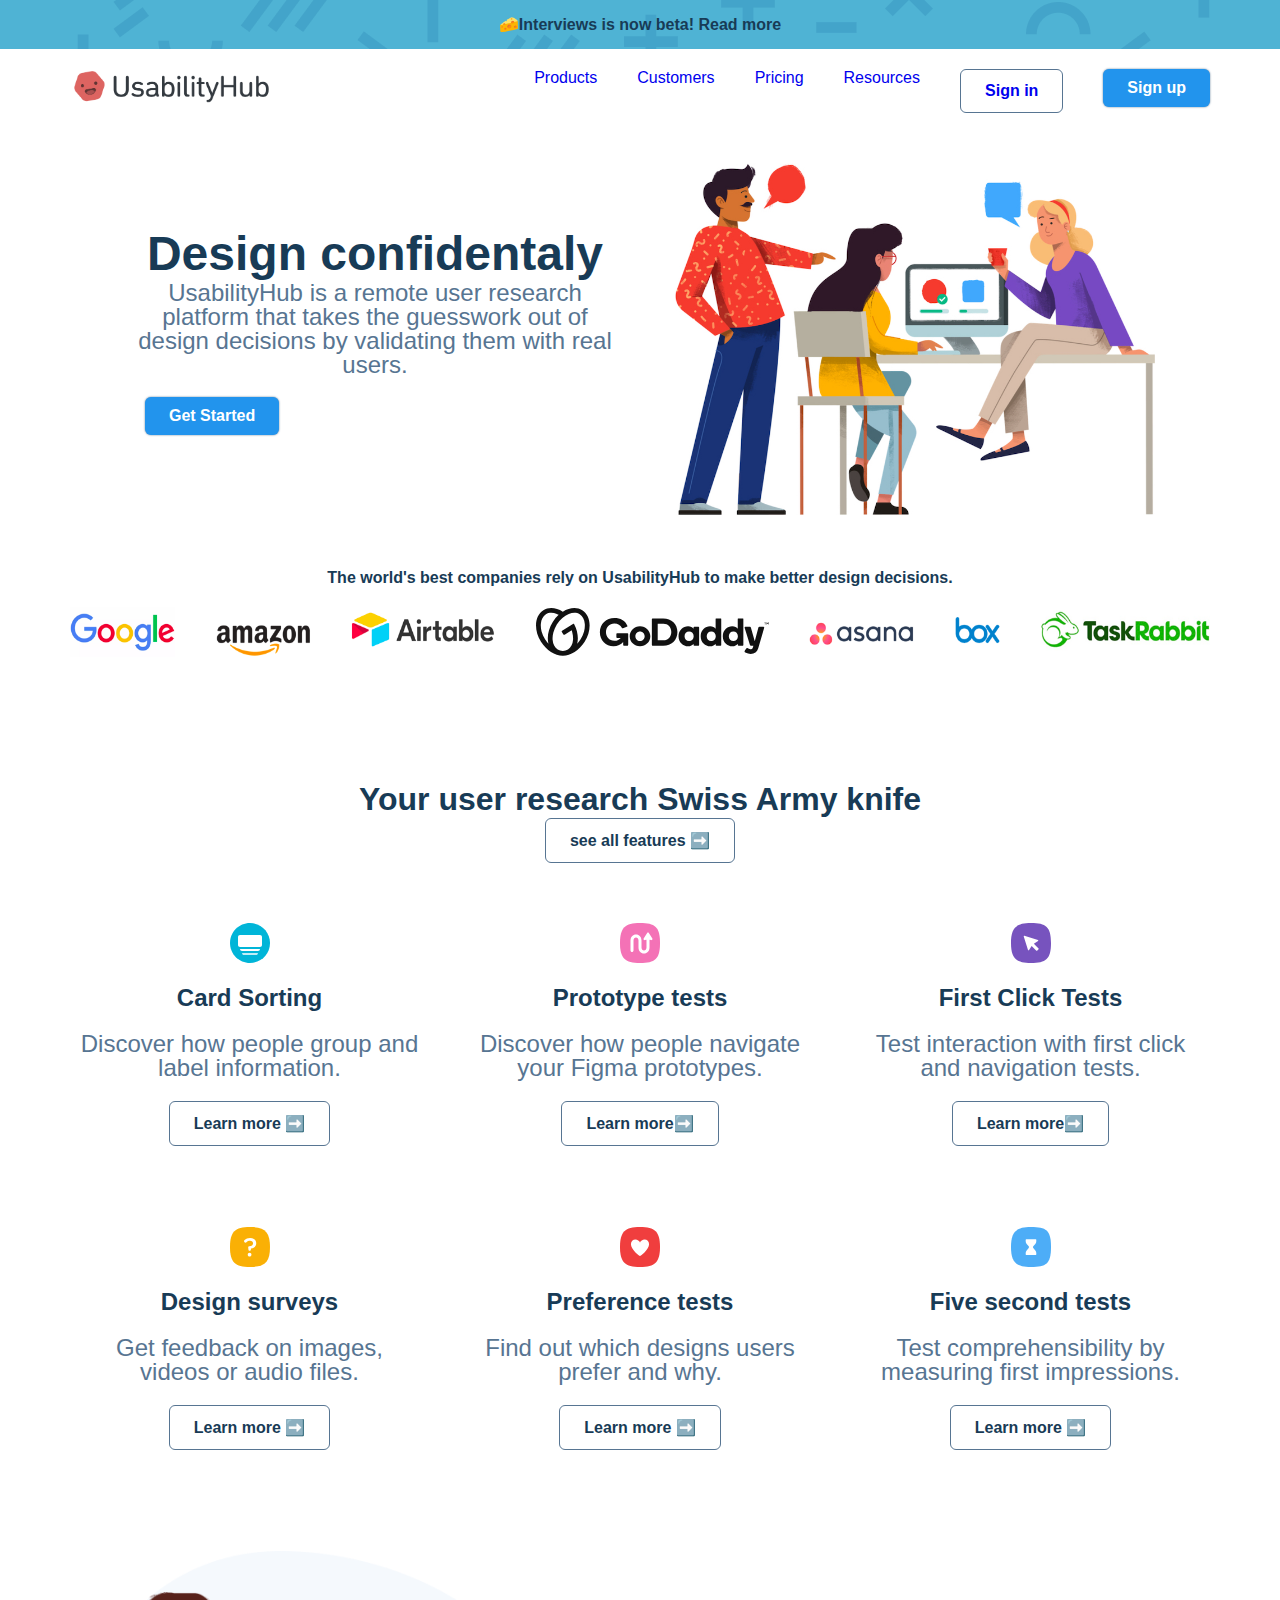
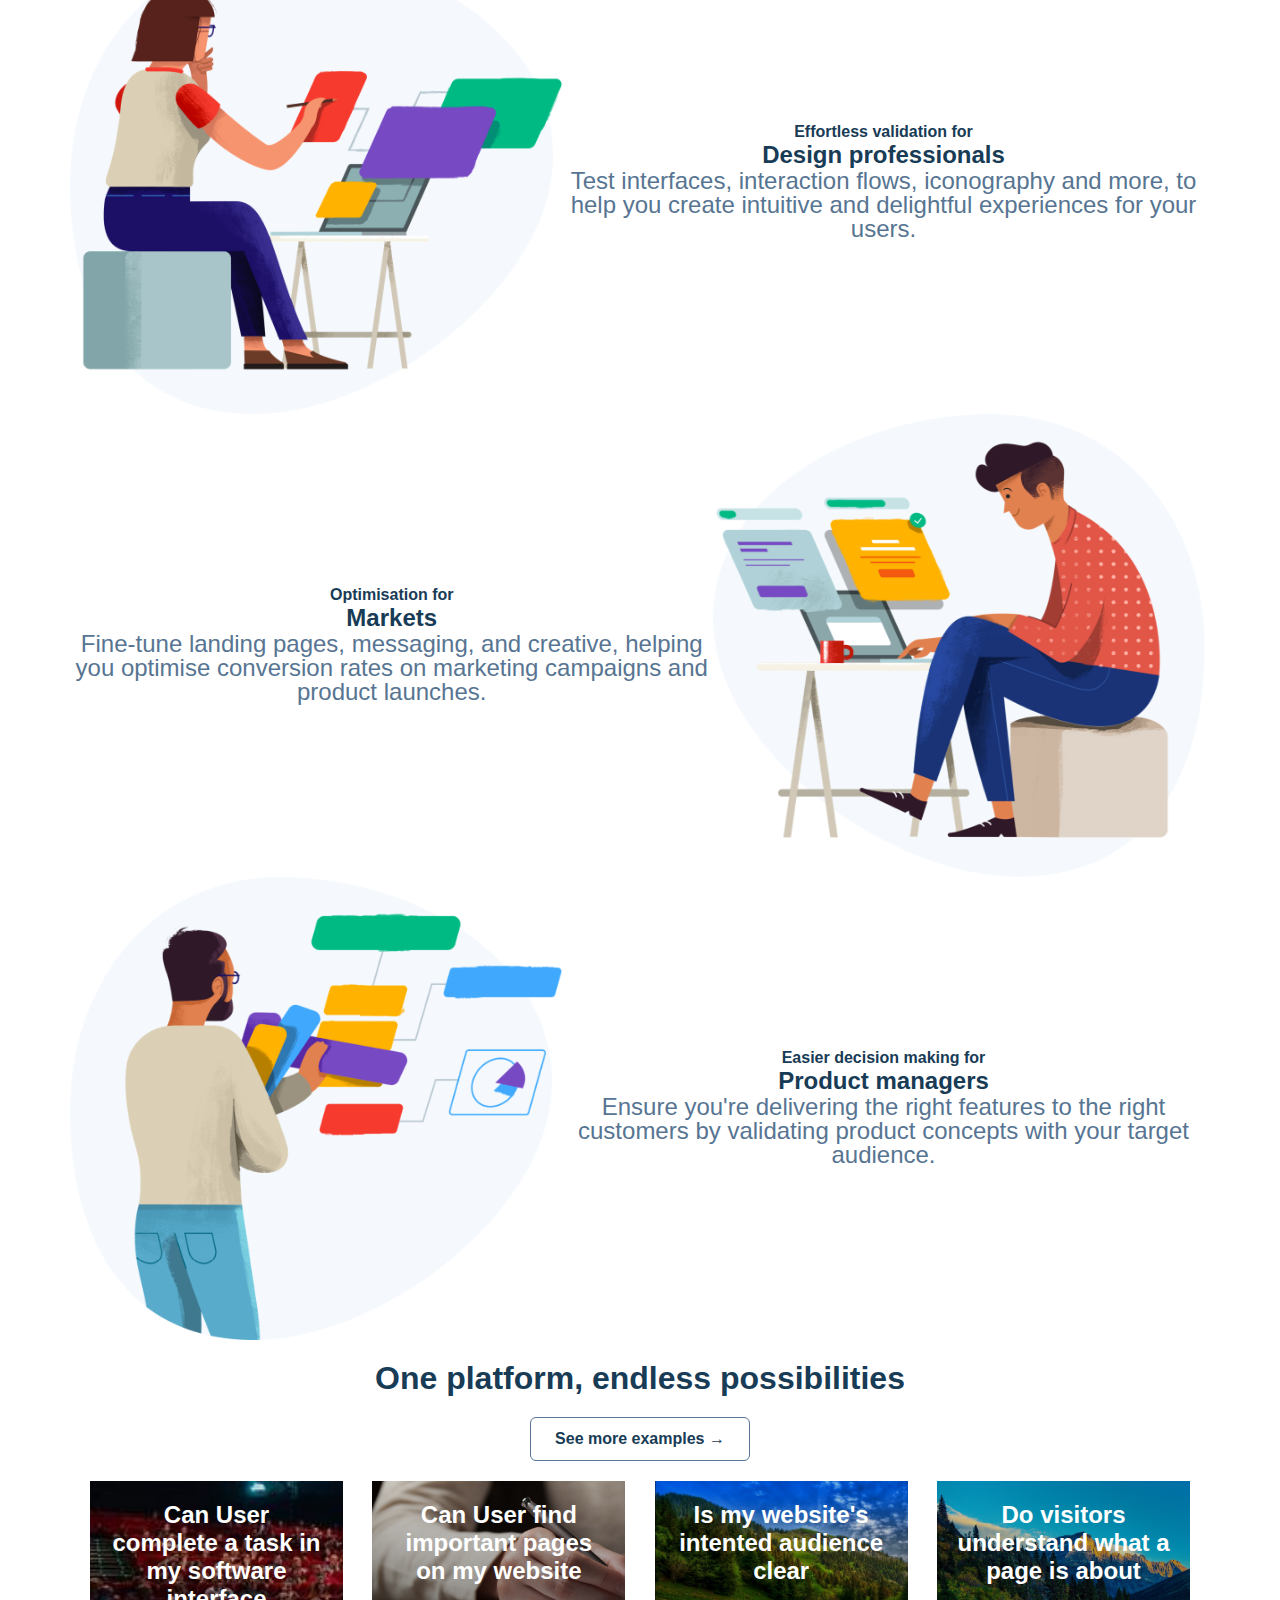
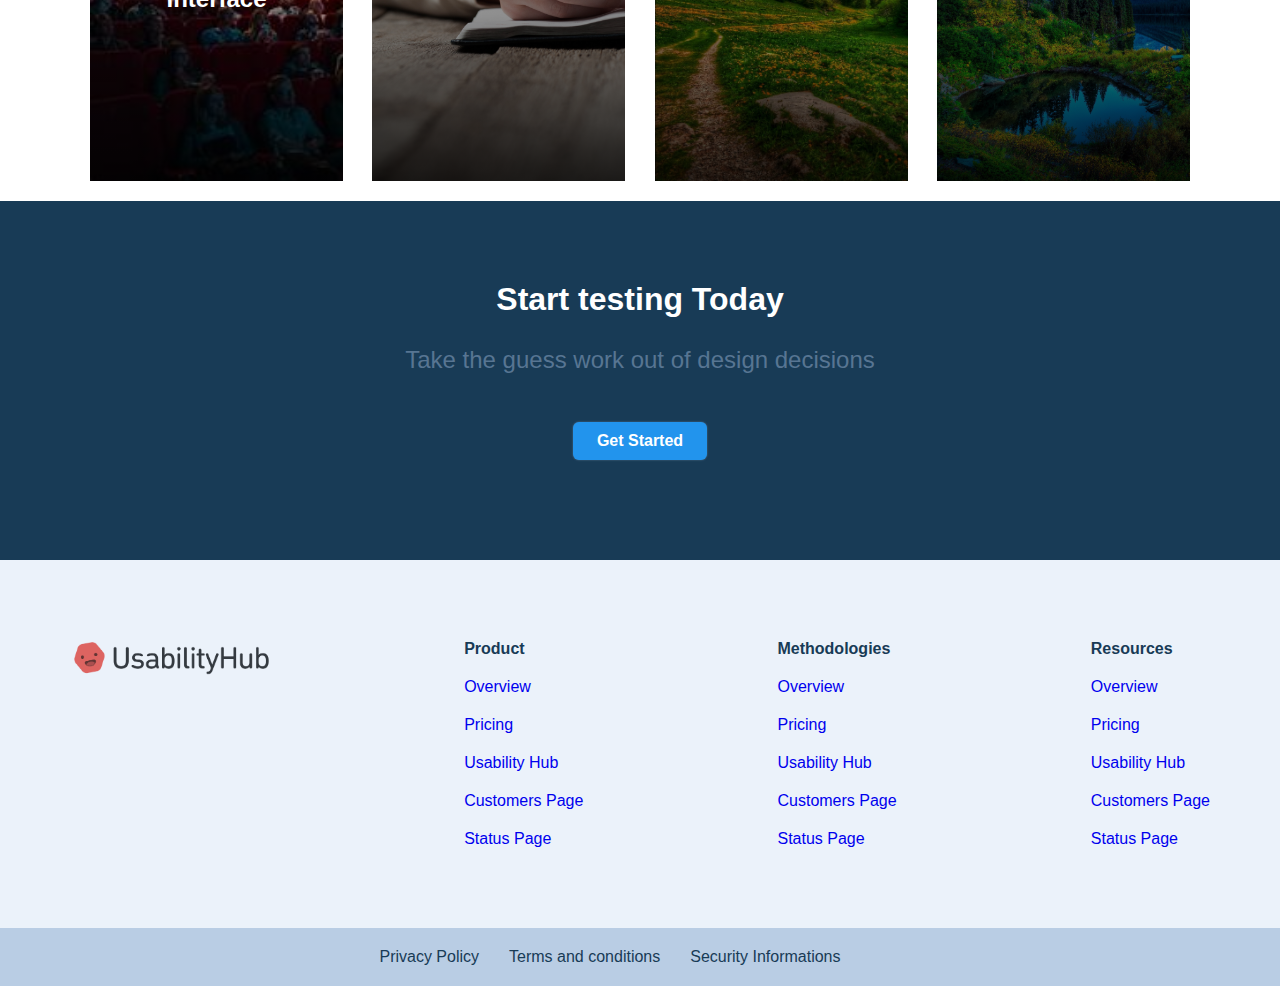
<file: index.html>
<!DOCTYPE html>
<html lang="en">
<head>
    <title>Document</title>
     <link rel="stylesheet" href="https://cdnjs.cloudflare.com/ajax/libs/font-awesome/6.5.1/css/all.min.css" integrity="sha512-DTOQO9RWCH3ppGqcWaEA1BIZOC6xxalwEsw9c2QQeAIftl+Vegovlnee1c9QX4TctnWMn13TZye+giMm8e2LwA==" crossorigin="anonymous" referrerpolicy="no-referrer" />
     <link rel="stylesheet" href="style.css">
</head>
<body>
    <!-- top banner --> 
    <div class="banner">
    <div class="container">
        <div class="text-container banner-text">  🧀Interviews is now beta! Read more </div>
    </div>
 </div>

  <nav >
    <div class="container navbar flex">
        <a class="logo">
            <img src= "assets/logo.png" alt="company-logo">
        </a>
        <div class="menu"> 
          <ul class="flex nav-links">
            <li><a href="#"class="hover-link">Products</a></li>
            <li><a href="#"class="hover-link">Customers</a></li>
            <li><a href="#"class="hover-link">Pricing</a></li>
            <li><a href="#"class="hover-link">Resources</a></li>  
            <li><a href="#"class="hover-link secondary-button">Sign in</a></li>
            <li><a href="#"class="hover-link primary-button">Sign up</a></li>
          </ul>  
        </div>
    </div>
  </nav>

    <header>
        <div class="container flex header-sec">
          <div class="header-left">
  <h1 class="degign">Design confidentaly</h1>
  <p> UsabilityHub is a remote user research platform that takes the guesswork out of design decisions by validating them with real users.</p>
  <a href="#" class="primary-button get-started">Get Started</a>
          </div>
          <div class="header-right"><img src="assets/asset1.jpeg"></div>
        </div>
    </header>

    <section class="copanies">
        <div class="container ">
          <div class="text-container2">
   The world's best companies rely on UsabilityHub to make better design decisions.     
          </div>
        <div class>
          <ul class="flex comp-logos">
            <li><img style="height: 50px;width: 105px;" src="assets/asset2.png"></li>
            <li><img style="height: 50px;width: 95px;"src="assets/asset3.png"></li>
            <li><img style="height: 50px;width: 144px;"src="assets/asset4.png"></li>
            <li><img style="height: 50px;width: 233px;"src="assets/asset5.svg"></li>
            <li><img style="height: 50px;width: 105px;"src="assets/asset6.png"></li>
            <li><img style="height: 50px;width: 45px;"src="assets/asset7.png"></li>
            <li><img style="height: 50px;width: 170px;"src="assets/asset8.png"></li>
          </ul>
        </div>
        </div>
    </section>

    <section class="features-section">
 <div class="container">
  <div class="features-header">
    <h2>Your user research Swiss Army knife</h2>
    <a class="secondary-button">see all features ➡️</a>
  </div>
  <div class="feature-test flex">
    
    <div class="boxes">
      <img src="assets/asset9.svg">
      <h3>Card Sorting</h3>
      <p>Discover how people group and label information.</p>
      <a class="secondary-button">Learn more ➡️</a>
    </div>

    <div class="boxes">
      <img src="assets/asset10.svg">
      <h3>Prototype tests</h3>
      <p>Discover how people navigate your Figma prototypes.</p>
      <a class="secondary-button">Learn more➡️</a>
    </div>

    <div class="boxes">
      <img src="assets/asset11.svg">
      <h3>First Click Tests</h3>
      <p>Test interaction with first click and navigation tests.</p>
      <a class="secondary-button">Learn more➡️</a>
    </div>

    <div class="boxes">
      <img src="assets/asset12.svg">
      <h3>Design surveys</h3>
      <p>Get feedback on images, videos or audio files.</p>
      <a class="secondary-button">Learn more ➡️</a>
    </div>

    <div class="boxes">
      <img src="assets/asset13.svg">
      <h3>Preference tests</h3>
      <p>Find out which designs users prefer and why.</p>
      <a class="secondary-button">Learn more ➡️</a>
    </div>

    <div class="boxes">
      <img src="assets/asset14.svg">
      <h3>Five second tests</h3>
      <p>Test comprehensibility by measuring first impressions.</p>
      <a class="secondary-button">Learn more ➡️</a>
    </div>

  

  </div>
 </div>
    </section>

    <div class="container">
    <section class="big-feature-sec flex">
    
      <img src="assets/asset15.png">
      <div class="feature-box ">
        <h4>Effortless validation for</h4>
        <h3>Design professionals</h3>
        <p>Test interfaces, interaction flows, iconography and more, to help you create intuitive and delightful experiences for your users.</p>
      </div>
    
    </section>

    <section class="big-feature-sec flex ">
     
      <div class="feature-box ">
        <h4>Optimisation for</h4>
        <h3>Markets</h3>
        <p>Fine-tune landing pages, messaging, and creative, helping you optimise conversion rates on marketing campaigns and product launches.</p>
      </div>
      <img src="assets/asset16.png">
    
    </section>

    <section class="big-feature-sec flex">
     
      <img src="assets/asset17.png">
      <div class="feature-box ">
        <h4>Easier decision making for</h4>
        <h3>Product managers</h3>
        <p>Ensure you're delivering the right features to the right customers by validating product concepts with your target audience.</p>
      </div>
    </section>
  </div>


    <section class="example-sec">
     <div class="container">

      <div class="ex-header ">
        <h2>One platform, endless possibilities</h2>
        <a class="secondary-button">See more examples →</a>
      </div>

      <div class="examples-area flex">
        <a href="" class="ex-card1">
          <h3 class="card-text">Can User complete a task in my software interface</h3>
        </a>

        <a href="" class="ex-card2">
          <h3 class="card-text">Can User find important pages on my website</h3>
        </a>

        <a href="" class="ex-card3">
          <h3 class="card-text">Is my website's intented audience clear</h3>
        </a>

        <a href="" class="ex-card4">
          <h3 class="card-text">Do visitors understand what a page is about</h3>
        </a>

      </div>
     </div>
    </section>

    <section class="cta-sec">
      <div class="container flex cta-cont">
        <h2>Start testing Today</h2>
        <p>Take the guess work out of design decisions</p>
        <div><a href="#" class="primary-button get-started">Get Started</a></div>
      </div>
    </section>
  
    <footer class="footer">
      <div class="container flex footer-cont">
      <img src="assets/logo.png">
      <div >
        <ul class="link-col flex ">
          <li><b href="#">Product</b></li>
          <li><a href="#">Overview </a></li>
          <li><a href="#">Pricing</a></li>
          <li><a href="#">Usability Hub</a></li>
          <li><a href="#">Customers Page</a></li>
          <li><a href="#">Status Page</a></li>
        </ul>
      </div>

      <div >
        <ul class="link-col flex ">
          <li><b >Methodologies</b></li>
          <li><a href="#">Overview </a></li>
          <li><a href="#">Pricing</a></li>
          <li><a href="#">Usability Hub</a></li>
          <li><a href="#">Customers Page</a></li>
          <li><a href="#">Status Page</a></li>
        </ul>
      </div>

      <div >
        <ul class="link-col flex flex">
          <li><b>Resources</b></li>
          <li><a href="#">Overview</a></li>
          <li><a href="#">Pricing</a></li>
          <li><a href="#">Usability Hub</a></li>
          <li><a href="#">Customers Page</a></li>
          <li><a href="#">Status Page</a></li>
        </ul>
      </div>
    </div>
    </footer>
    
    <div class="sub-footer">
      <div class="subfooter-cont flex">
 <a  href="#" class="hover-links">Privacy Policy</a>
 <a href="#" class="hover-links">Terms and conditions</a>
 <a href="#" class="hover-links">Security Informations</a>
 <i class="fa-brands fa-facebook"></i>
 <i class="fa-brands fa-twitter"></i>
</div>
    </div>
</body>
</html>
</file>
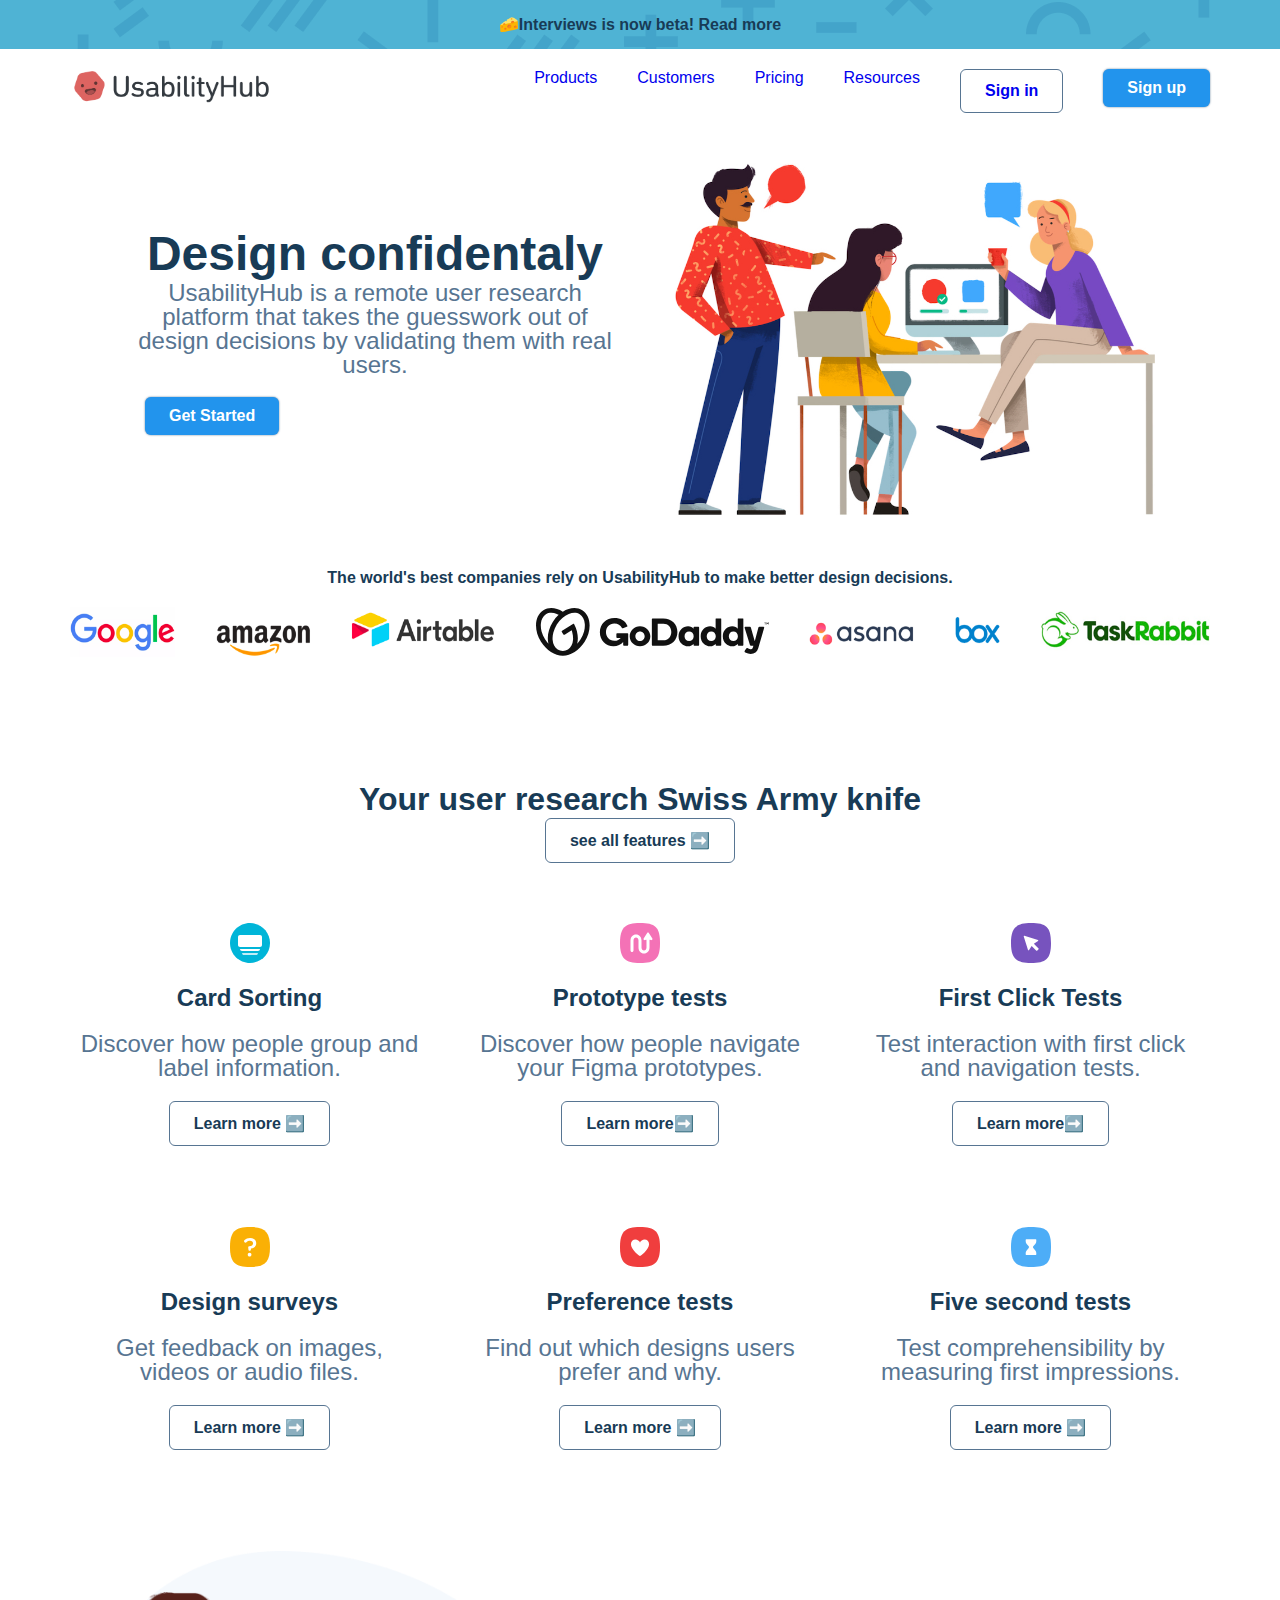
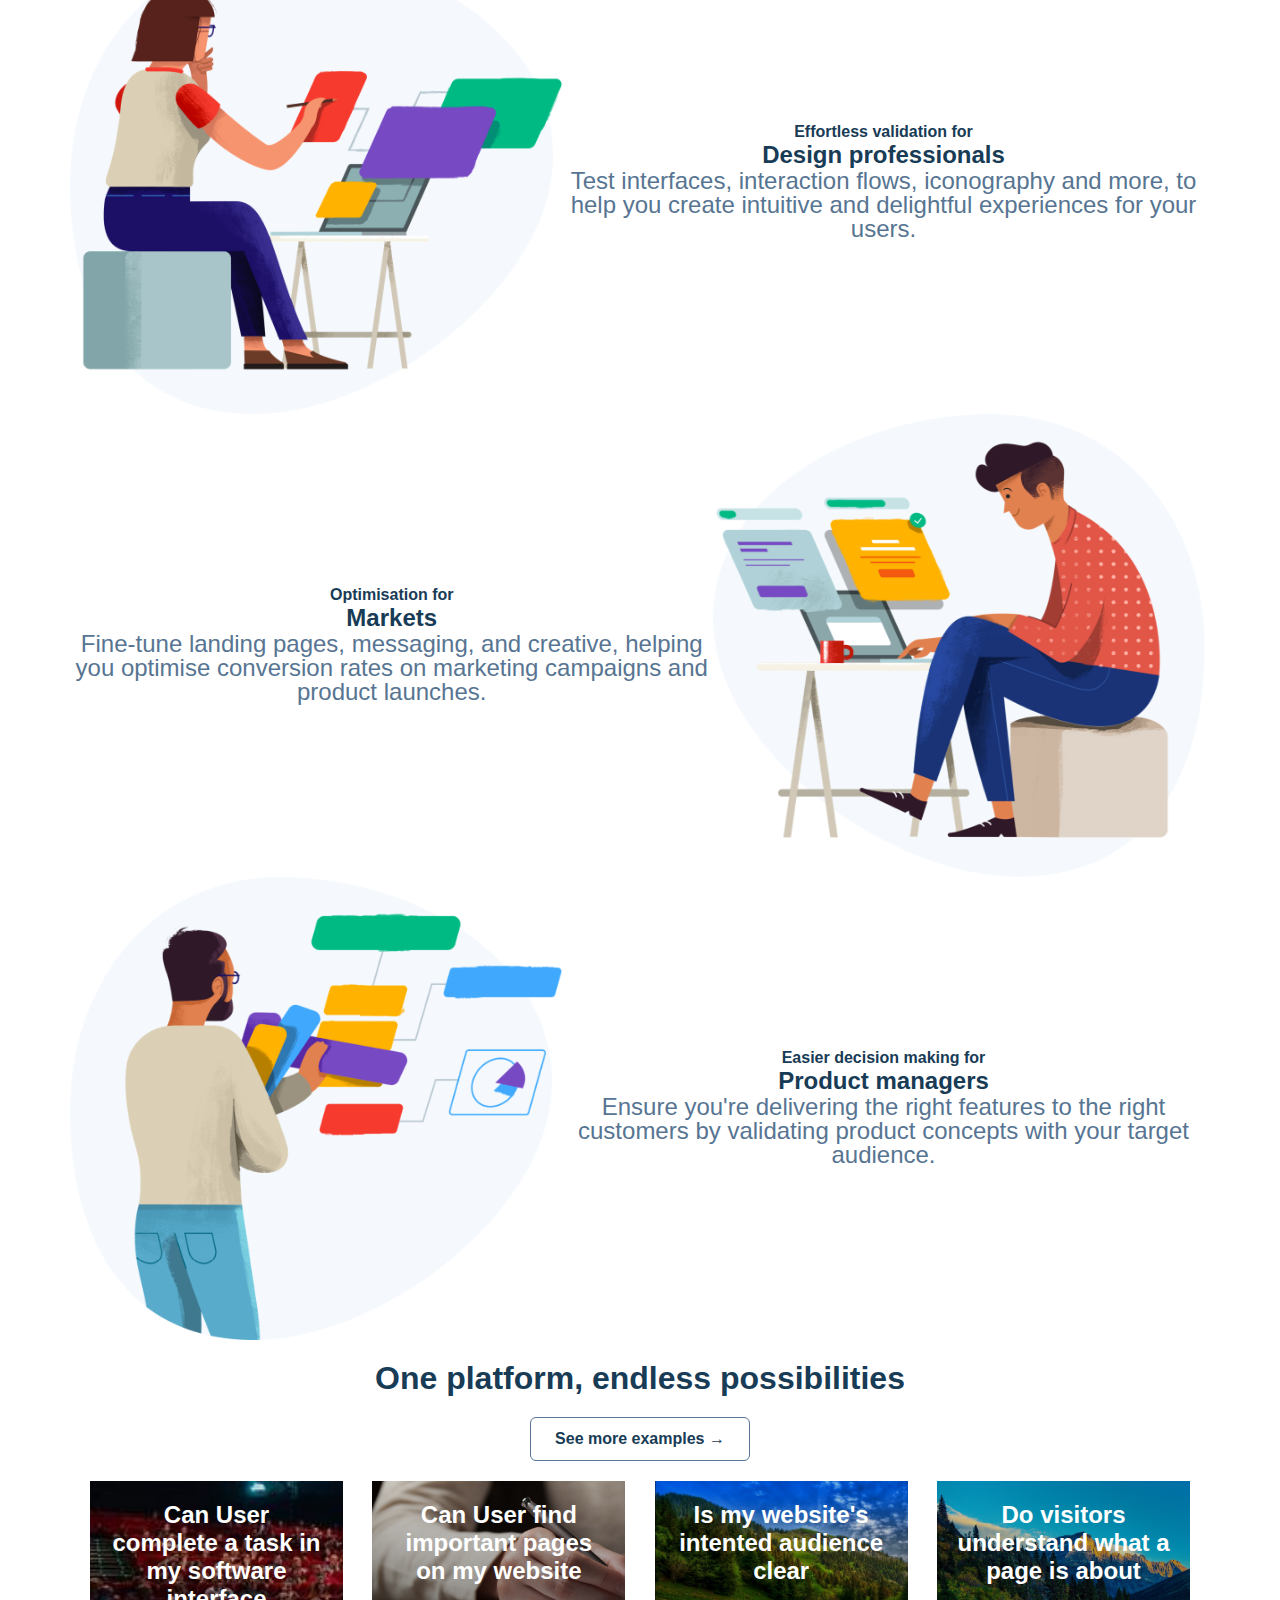
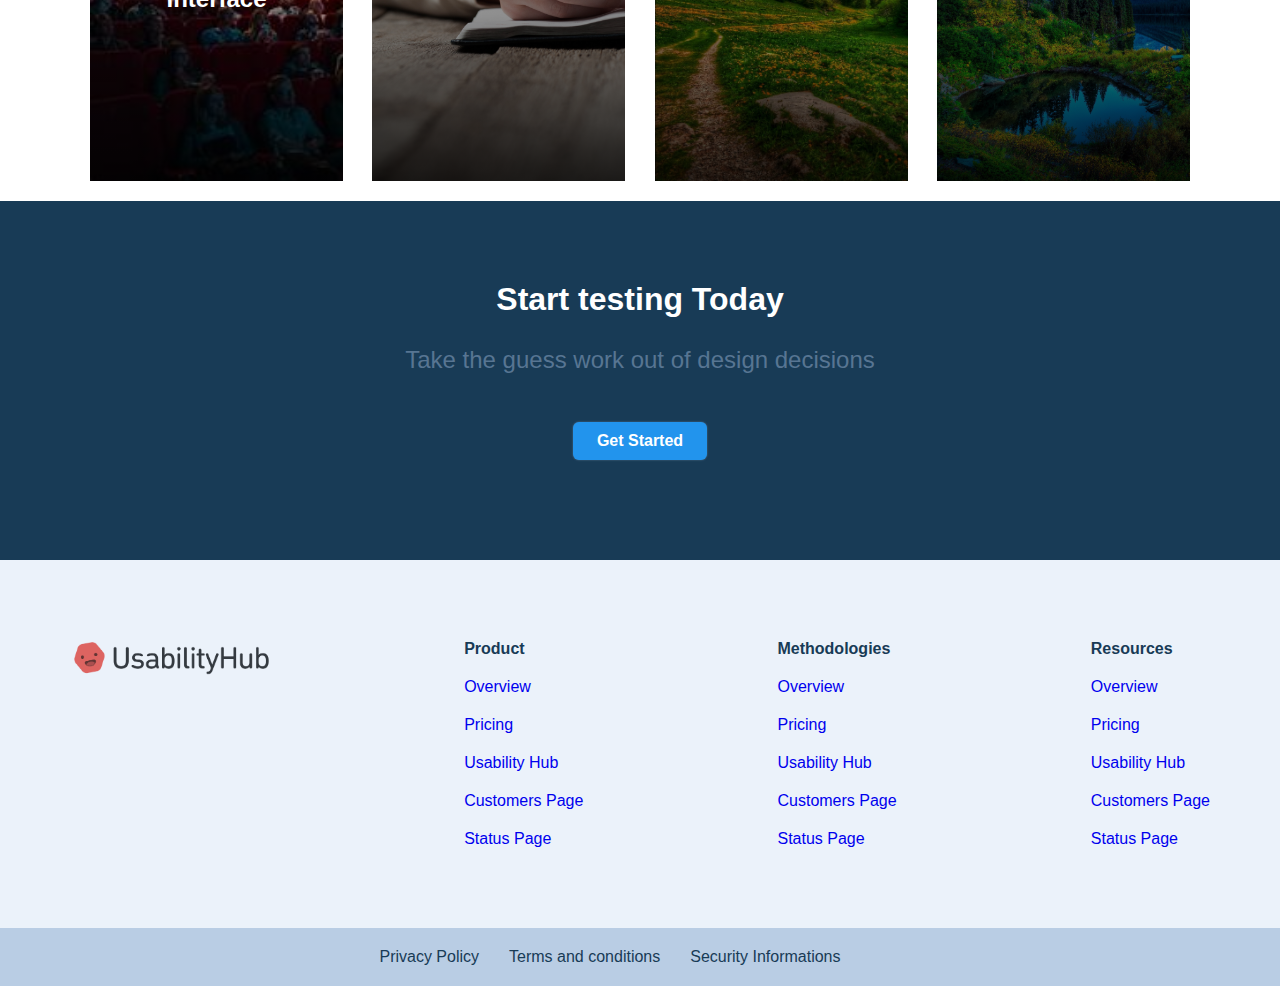
<file: webpage/index.html>
<!DOCTYPE html>
<html lang="en">
<head>
    <title>Document</title>
     <link rel="stylesheet" href="https://cdnjs.cloudflare.com/ajax/libs/font-awesome/6.5.1/css/all.min.css" integrity="sha512-DTOQO9RWCH3ppGqcWaEA1BIZOC6xxalwEsw9c2QQeAIftl+Vegovlnee1c9QX4TctnWMn13TZye+giMm8e2LwA==" crossorigin="anonymous" referrerpolicy="no-referrer" />
     <link rel="stylesheet" href="style.css">
</head>
<body>
    <!-- top banner --> 
    <div class="banner">
    <div class="container">
        <div class="text-container banner-text">  🧀Interviews is now beta! Read more </div>
    </div>
 </div>

  <nav >
    <div class="container navbar flex">
        <a class="logo">
            <img src= "/assets/asset 0.png" alt="company-logo">
        </a>
        <div class="menu"> 
          <ul class="flex nav-links">
            <li><a href="#"class="hover-link">Products</a></li>
            <li><a href="#"class="hover-link">Customers</a></li>
            <li><a href="#"class="hover-link">Pricing</a></li>
            <li><a href="#"class="hover-link">Resources</a></li>  
            <li><a href="#"class="hover-link secondary-button">Sign in</a></li>
            <li><a href="#"class="hover-link primary-button">Sign up</a></li>
          </ul>  
        </div>
    </div>
  </nav>

    <header>
        <div class="container flex header-sec">
          <div class="header-left">
  <h1 class="degign">Design confidentaly</h1>
  <p> UsabilityHub is a remote user research platform that takes the guesswork out of design decisions by validating them with real users.</p>
  <a href="#" class="primary-button get-started">Get Started</a>
          </div>
          <div class="header-right"><img src="/assets/asset 1.jpeg"></div>
        </div>
    </header>

    <section class="copanies">
        <div class="container ">
          <div class="text-container2">
   The world's best companies rely on UsabilityHub to make better design decisions.     
          </div>
        <div class>
          <ul class="flex comp-logos">
            <li><img style="height: 50px;width: 105px;" src="/assets/asset 2.png"></li>
            <li><img style="height: 50px;width: 95px;"src="/assets/asset 3.png"></li>
            <li><img style="height: 50px;width: 144px;"src="/assets/asset 4.png"></li>
            <li><img style="height: 50px;width: 233px;"src="/assets/asset 5.svg"></li>
            <li><img style="height: 50px;width: 105px;"src="/assets/asset 6.png"></li>
            <li><img style="height: 50px;width: 45px;"src="/assets/asset 7.png"></li>
            <li><img style="height: 50px;width: 170px;"src="/assets/asset 8.png"></li>
          </ul>
        </div>
        </div>
    </section>

    <section class="features-section">
 <div class="container">
  <div class="features-header">
    <h2>Your user research Swiss Army knife</h2>
    <a class="secondary-button">see all features ➡️</a>
  </div>
  <div class="feature-test flex">
    
    <div class="boxes">
      <img src="/assets/asset 9.svg">
      <h3>Card Sorting</h3>
      <p>Discover how people group and label information.</p>
      <a class="secondary-button">Learn more ➡️</a>
    </div>

    <div class="boxes">
      <img src="/assets/asset 10.svg">
      <h3>Prototype tests</h3>
      <p>Discover how people navigate your Figma prototypes.</p>
      <a class="secondary-button">Learn more➡️</a>
    </div>

    <div class="boxes">
      <img src="/assets/asset 11.svg">
      <h3>First Click Tests</h3>
      <p>Test interaction with first click and navigation tests.</p>
      <a class="secondary-button">Learn more➡️</a>
    </div>

    <div class="boxes">
      <img src="/assets/asset 12.svg">
      <h3>Design surveys</h3>
      <p>Get feedback on images, videos or audio files.</p>
      <a class="secondary-button">Learn more ➡️</a>
    </div>

    <div class="boxes">
      <img src="/assets/asset 13.svg">
      <h3>Preference tests</h3>
      <p>Find out which designs users prefer and why.</p>
      <a class="secondary-button">Learn more ➡️</a>
    </div>

    <div class="boxes">
      <img src="/assets/asset 14.svg">
      <h3>Five second tests</h3>
      <p>Test comprehensibility by measuring first impressions.</p>
      <a class="secondary-button">Learn more ➡️</a>
    </div>

  

  </div>
 </div>
    </section>

    <div class="container">
    <section class="big-feature-sec flex">
    
      <img src="/assets/asset 15.png">
      <div class="feature-box ">
        <h4>Effortless validation for</h4>
        <h3>Design professionals</h3>
        <p>Test interfaces, interaction flows, iconography and more, to help you create intuitive and delightful experiences for your users.</p>
      </div>
    
    </section>

    <section class="big-feature-sec flex ">
     
      <div class="feature-box ">
        <h4>Optimisation for</h4>
        <h3>Markets</h3>
        <p>Fine-tune landing pages, messaging, and creative, helping you optimise conversion rates on marketing campaigns and product launches.</p>
      </div>
      <img src="/assets/asset 16.png">
    
    </section>

    <section class="big-feature-sec flex">
     
      <img src="/assets/asset 17.png">
      <div class="feature-box ">
        <h4>Easier decision making for</h4>
        <h3>Product managers</h3>
        <p>Ensure you're delivering the right features to the right customers by validating product concepts with your target audience.</p>
      </div>
    </section>
  </div>


    <section class="example-sec">
     <div class="container">

      <div class="ex-header ">
        <h2>One platform, endless possibilities</h2>
        <a class="secondary-button">See more examples →</a>
      </div>

      <div class="examples-area flex">
        <a href="" class="ex-card1">
          <h3 class="card-text">Can User complete a task in my software interface</h3>
        </a>

        <a href="" class="ex-card2">
          <h3 class="card-text">Can User find important pages on my website</h3>
        </a>

        <a href="" class="ex-card3">
          <h3 class="card-text">Is my website's intented audience clear</h3>
        </a>

        <a href="" class="ex-card4">
          <h3 class="card-text">Do visitors understand what a page is about</h3>
        </a>

      </div>
     </div>
    </section>

    <section class="cta-sec">
      <div class="container flex cta-cont">
        <h2>Start testing Today</h2>
        <p>Take the guess work out of design decisions</p>
        <div><a href="#" class="primary-button get-started">Get Started</a></div>
      </div>
    </section>
  
    <footer class="footer">
      <div class="container flex footer-cont">
      <img src="/assets/asset 0.png">
      <div >
        <ul class="link-col flex ">
          <li><b href="#">Product</b></li>
          <li><a href="#">Overview </a></li>
          <li><a href="#">Pricing</a></li>
          <li><a href="#">Usability Hub</a></li>
          <li><a href="#">Customers Page</a></li>
          <li><a href="#">Status Page</a></li>
        </ul>
      </div>

      <div >
        <ul class="link-col flex ">
          <li><b >Methodologies</b></li>
          <li><a href="#">Overview </a></li>
          <li><a href="#">Pricing</a></li>
          <li><a href="#">Usability Hub</a></li>
          <li><a href="#">Customers Page</a></li>
          <li><a href="#">Status Page</a></li>
        </ul>
      </div>

      <div >
        <ul class="link-col flex flex">
          <li><b>Resources</b></li>
          <li><a href="#">Overview</a></li>
          <li><a href="#">Pricing</a></li>
          <li><a href="#">Usability Hub</a></li>
          <li><a href="#">Customers Page</a></li>
          <li><a href="#">Status Page</a></li>
        </ul>
      </div>
    </div>
    </footer>
    
    <div class="sub-footer">
      <div class="subfooter-cont flex">
 <a  href="#" class="hover-links">Privacy Policy</a>
 <a href="#" class="hover-links">Terms and conditions</a>
 <a href="#" class="hover-links">Security Informations</a>
 <i class="fa-brands fa-facebook"></i>
 <i class="fa-brands fa-twitter"></i>
</div>
    </div>
</body>
</html>
</file>
<file: style.css>
*{
    margin : 0 ;
    padding : 0 ;
    box-sizing: border-box ;
    
}

:root{
    --primary-text-color : #183b56;
    --secondary-text-color : #577592 ;
    --accent-color : #2294ed ;
    --acent-color-dark : #1d69a3 ;
    --padding-inline-section : 20px ;
}
body{
    font-family:Arial, Helvetica, sans-serif ;
    color : var(--primary-text-color) ;
}
p{
    font-size : 1.5rem ;
    color : var(--secondary-text-color) ;
    line-height: 1.5rem ;
    text-align: center ;
}
a{
    text-decoration: none ;
    display : inline-block ;
}
.banner{

    background-color : #4fb3d4  ;
     background-size: 300px ;
}
.text-container{
    font-size : 1rem ;
    font-weight :700 ;  
    text-align: center;
    background-image: url("../assets/asset18.png");
}
.text-container2{
    font-size : 1rem ;
    font-weight :700 ;  
    text-align: center;
}


h1{
    font-size: 3rem ;
    text-align: center;
}
h2{
    font-size : 2rem ;
    text-align: center;
}
h3{
    font-size : 1.5rem ;
    text-align: center;
}
h4{
    font-size : 1rem ;
    text-align: center;
}
.flex{
    display:flex ;
    justify-content: space-between ;  
}
.container{
    max-width : 1180px ;
    margin-inline :auto ; 
    padding-inline : var(--padding-inline-section) ;  
} 
ul{
    list-style: none ;
}
.navbar{
    margin-top: 20px;
 justify-content: space-between ;
}
.banner-text{ 
 
    padding: 15px 30px ;
    text-align: center ;
}
.nav-links{
    justify-content: end;
    gap : 40px ;
    transition : 0.2s ease-out ;
}
.nav-links:hover{
    color : var(--accect-color) ;
}
.menu{
    align-items: inline-block ;
}
.hover-links{
    transition : 0.2s ease-out ;
}
.hover-link:hover{
    color : var(--accect-color) ;
}
.primary-button{
    background-color: var(--accent-color);
    border-radius: 6px ;
    font-weight: 700 ;
    color : white !important ;
    box-shadow : 0 0 2px var(--secondary-text-color) ;
    transition : 0.2s ease-out ; 
    padding : 10px  24px ;
}
.primary-button:hover{
    background-color: skyblue ;
    transition: 0.2s ease-out ;
}
.secondary-button{
    font-weight: 700 ;
    border: 0.5px solid var(--secondary-text-color) ;
    border-radius: 6px ;
    padding : 12px  24px ;
    transition : ease-out ;
}
.secondary-button:hover{
    border-color: var(--accect-color);
    color: var(--accect-color) !important ;
    transition : ease-out ;
}
header{
    padding: 50px var(--padding-inline-section);
}
.header-sec{
 justify-content: center ;
 gap : 50px ;
 align-items: center ;
}
.header-left{
    width:500px ;
   
}
.header-right img{
 width:480px ;
}
.get-started{
    margin: 20px ;
}
.design{
    margin-top: 25px ;
    margin-bottom: 20px;
}
.logo img{
    width:200px ;
    height: 36px ;
}
.comp-logos{
    gap: 40px ;
    flex-wrap: wrap;
    padding-top: 20px;
}
.features-section{
    padding: 80px var(--padding-inline-section) ;
    margin-top : 40px  ;
}
.features-header{
    text-align: center ;
    margin-bottom: 40px ;
}
section{
    display : block ;
}
.feature-test {
    margin: 40px 0px 0px ;
    justify-content: space-evenly ;
    flex-wrap: wrap ;
    gap: 40px ;

}
.boxes{
    width:342px ;
    height:264px ;
    color : var(--primary-text-color) ;
   display: flex ;
   flex-direction: column ;
   align-items: center;
   justify-content: space-evenly ;
    
}
.boxes img{
    height: 40px ;
    width: 40px ;
}

.big-feature-sec img{
    width : 492px ;
    height: 463px ;
}
.big-feature-sec{
    margin-right: 5px ;
    align-items: center ;
}
.feature-box{
    display : flex ;
   flex-direction: column ;
   align-items: center ;
}
.ex-header{
    text-align: center ;
    padding: 0px 20px ;
}
.ex-header h2{
    margin-top: 20px ;
    margin-bottom: 20px ;
}
.ex-card1{
   width : 23% ;
   position : relative ; 
   min-height : 300px ;
   background: black ;
   background-image: linear-gradient(rgb(0,0,0,0.1),rgb(0,0,0,0.8)),url("assets/image.png");
   background-size : cover ;
}

.ex-card2{
    width : 23% ;
    position : relative ; 
    min-height : 300px ;
    background: black ;
    background: linear-gradient(rgb(0,0,0,0.1),rgb(0,0,0,0.8)),url("assets/exa.jpg");
    background-size : cover ;
 }
 .ex-card3{
    width : 23% ;
    position : relative ; 
    min-height : 300px ;
    background: black ;
    background: linear-gradient(rgb(0,0,0,0.1),rgb(0,0,0,0.8)),url("assets/exb.jpg");
    background-size : cover ;
 }
 .ex-card4{
    width : 23% ;
    position : relative ; 
    min-height : 300px ;
    background: black ;
    background: linear-gradient(rgb(0,0,0,0.1),rgb(0,0,0,0.8)),url("assets/exc.jpg");
    background-size : cover ;
 }

.card-text{
    position:absolute ;
    bottom : 20px ;
    top : 20px ;
    left : 20px ;
    right : 20px ;
    color:white ;
}
.examples-area{
 padding : 20px ;
}
.cta-sec{
    padding:80px 20px ;
    background-color: #183b56 ;
}
.cta-cont{
    color:white ;
    flex-direction: column ;
    align-items: center;
    gap:30px ;
}
.footer img{
   width : 200px ;
   height: 37px ; 
}
footer{
    padding : 80px 0px ;
    background: #EBF2FA ;
}
.footer-cont{
    padding-right : 20px ;
}
.link-col{
   flex-direction: column ;
   gap:20px ;
   transition: ease-out ;
}
.link-col:hover{
    color:var(--accect-color) ;
}
.sub-footer{
    padding: 20px ;
    background: #B9CDE4;
    color:#183b56 ;
   
}
.subfooter-cont{
  padding: 0px 20px ;
  justify-content: center ;
  gap: 30px ;
  transition: ease-out ;
}



.hover-links {
    color: var(--primary-text-color);
    /* transition: 0.2s ease-out ; */
}
</file>
<file: webpage/style.css>
*{
    margin : 0 ;
    padding : 0 ;
    box-sizing: border-box ;
    
}

:root{
    --primary-text-color : #183b56;
    --secondary-text-color : #577592 ;
    --accent-color : #2294ed ;
    --acent-color-dark : #1d69a3 ;
    --padding-inline-section : 20px ;
}
body{
    font-family:Arial, Helvetica, sans-serif ;
    color : var(--primary-text-color) ;
}
p{
    font-size : 1.5rem ;
    color : var(--secondary-text-color) ;
    line-height: 1.5rem ;
    text-align: center ;
}
a{
    text-decoration: none ;
    display : inline-block ;
}
.banner{

    background-color : #4fb3d4  ;
     background-size: 300px ;
}
.text-container{
    font-size : 1rem ;
    font-weight :700 ;  
    text-align: center;
    background-image: url("/assets/asset 18.png");
}
.text-container2{
    font-size : 1rem ;
    font-weight :700 ;  
    text-align: center;
}


h1{
    font-size: 3rem ;
    text-align: center;
}
h2{
    font-size : 2rem ;
    text-align: center;
}
h3{
    font-size : 1.5rem ;
    text-align: center;
}
h4{
    font-size : 1rem ;
    text-align: center;
}
.flex{
    display:flex ;
    justify-content: space-between ;  
}
.container{
    max-width : 1180px ;
    margin-inline :auto ; 
    padding-inline : var(--padding-inline-section) ;  
} 
ul{
    list-style: none ;
}
.navbar{
    margin-top: 20px;
 justify-content: space-between ;
}
.banner-text{ 
 
    padding: 15px 30px ;
    text-align: center ;
}
.nav-links{
    justify-content: end;
    gap : 40px ;
    transition : 0.2s ease-out ;
}
.nav-links:hover{
    color : var(--accect-color) ;
}
.menu{
    align-items: inline-block ;
}
.hover-links{
    transition : 0.2s ease-out ;
}
.hover-link:hover{
    color : var(--accect-color) ;
}
.primary-button{
    background-color: var(--accent-color);
    border-radius: 6px ;
    font-weight: 700 ;
    color : white !important ;
    box-shadow : 0 0 2px var(--secondary-text-color) ;
    transition : 0.2s ease-out ; 
    padding : 10px  24px ;
}
.primary-button:hover{
    background-color: skyblue ;
    transition: 0.2s ease-out ;
}
.secondary-button{
    font-weight: 700 ;
    border: 0.5px solid var(--secondary-text-color) ;
    border-radius: 6px ;
    padding : 12px  24px ;
    transition : ease-out ;
}
.secondary-button:hover{
    border-color: var(--accect-color);
    color: var(--accect-color) !important ;
    transition : ease-out ;
}
header{
    padding: 50px var(--padding-inline-section);
}
.header-sec{
 justify-content: center ;
 gap : 50px ;
 align-items: center ;
}
.header-left{
    width:500px ;
   
}
.header-right img{
 width:480px ;
}
.get-started{
    margin: 20px ;
}
.design{
    margin-top: 25px ;
    margin-bottom: 20px;
}
.logo img{
    width:200px ;
    height: 36px ;
}
.comp-logos{
    gap: 40px ;
    flex-wrap: wrap;
    padding-top: 20px;
}
.features-section{
    padding: 80px var(--padding-inline-section) ;
    margin-top : 40px  ;
}
.features-header{
    text-align: center ;
    margin-bottom: 40px ;
}
section{
    display : block ;
}
.feature-test {
    margin: 40px 0px 0px ;
    justify-content: space-evenly ;
    flex-wrap: wrap ;
    gap: 40px ;

}
.boxes{
    width:342px ;
    height:264px ;
    color : var(--primary-text-color) ;
   display: flex ;
   flex-direction: column ;
   align-items: center;
   justify-content: space-evenly ;
    
}
.boxes img{
    height: 40px ;
    width: 40px ;
}

.big-feature-sec img{
    width : 492px ;
    height: 463px ;
}
.big-feature-sec{
    margin-right: 5px ;
    align-items: center ;
}
.feature-box{
    display : flex ;
   flex-direction: column ;
   align-items: center ;
}
.ex-header{
    text-align: center ;
    padding: 0px 20px ;
}
.ex-header h2{
    margin-top: 20px ;
    margin-bottom: 20px ;
}
.ex-card1{
   width : 23% ;
   position : relative ; 
   min-height : 300px ;
   background: black ;
   background-image: linear-gradient(rgb(0,0,0,0.1),rgb(0,0,0,0.8)),url("/assets/image.png");
   background-size : cover ;
}

.ex-card2{
    width : 23% ;
    position : relative ; 
    min-height : 300px ;
    background: black ;
    background: linear-gradient(rgb(0,0,0,0.1),rgb(0,0,0,0.8)),url("/assets/ex-card.jpg");
    background-size : cover ;
 }
 .ex-card3{
    width : 23% ;
    position : relative ; 
    min-height : 300px ;
    background: black ;
    background: linear-gradient(rgb(0,0,0,0.1),rgb(0,0,0,0.8)),url("/assets/ex-card2.jpg");
    background-size : cover ;
 }
 .ex-card4{
    width : 23% ;
    position : relative ; 
    min-height : 300px ;
    background: black ;
    background: linear-gradient(rgb(0,0,0,0.1),rgb(0,0,0,0.8)),url("/assets/ex-card3.jpg");
    background-size : cover ;
 }

.card-text{
    position:absolute ;
    bottom : 20px ;
    top : 20px ;
    left : 20px ;
    right : 20px ;
    color:white ;
}
.examples-area{
 padding : 20px ;
}
.cta-sec{
    padding:80px 20px ;
    background-color: #183b56 ;
}
.cta-cont{
    color:white ;
    flex-direction: column ;
    align-items: center;
    gap:30px ;
}
.footer img{
   width : 200px ;
   height: 37px ; 
}
footer{
    padding : 80px 0px ;
    background: #EBF2FA ;
}
.footer-cont{
    padding-right : 20px ;
}
.link-col{
   flex-direction: column ;
   gap:20px ;
   transition: ease-out ;
}
.link-col:hover{
    color:var(--accect-color) ;
}
.sub-footer{
    padding: 20px ;
    background: #B9CDE4;
    color:#183b56 ;
   
}
.subfooter-cont{
  padding: 0px 20px ;
  justify-content: center ;
  gap: 30px ;
  transition: ease-out ;
}



.hover-links {
    color: var(--primary-text-color);
    /* transition: 0.2s ease-out ; */
}
</file>
